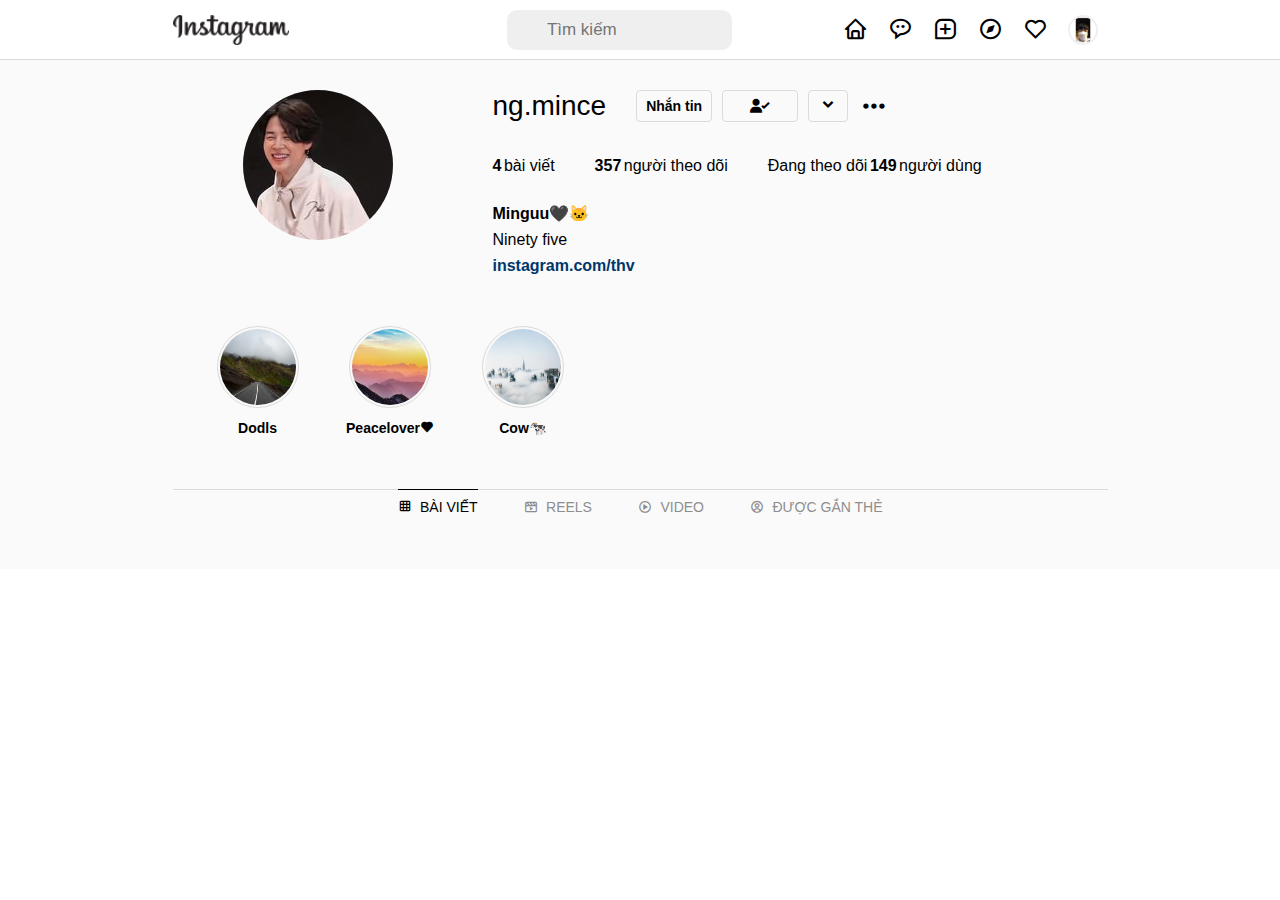
<file: ins/index.html>
<!DOCTYPE html>
<html lang="en">
  <head>
    <meta charset="UTF-8" />
    <meta http-equiv="X-UA-Compatible" content="IE=edge" />
    <meta name="viewport" content="width=device-width, initial-scale=1.0" />
    <link rel="icon" type="image/x-icon" href="/ins/favicon.ico" />
    <link rel="stylesheet" href="style.css" />
    <link rel="preconnect" href="https://fonts.googleapis.com" />
    <link rel="preconnect" href="https://fonts.gstatic.com" crossorigin />
    <link
      href="https://fonts.googleapis.com/css2?family=Dancing+Script&display=swap"
      rel="stylesheet"
    />
    <link
      href="https://unpkg.com/boxicons@2.1.2/css/boxicons.min.css"
      rel="stylesheet"
    />
    <title>Minguu🖤🐱 (@ng.mince)</title>
  </head>
  <body>
    <div class="header">
      <div class="header-contain w-pc">
        <div class="header-tag">
          <img src="instagram.png" class="header-tag-ins" alt="" />
        </div>
        <div class="header-search">
          <div class="search-input">
            <input
              type="text"
              class="header-search-input"
              placeholder="Tìm kiếm"
            />
          </div>
          <div class="search-history hidden">
            <div class="history-header">
              <div class="search-recently">Gần đây</div>
              <button class="search-delete">Xóa tất cả</button>
            </div>
            <div class="history-list">
              <div class="history-member">
                <div class="history-member-ava">
                  <img src="dat.jpg" alt="" />
                </div>
                <div class="history-member-inf">
                  <div class="history-member-nickname">dat.trung.nam</div>
                  <div class="history-member-name">Nguyễn Quốc Đạt</div>
                </div>
                <div class="history-member-close">
                  <i class="bx bx-x member-close-icon"></i>
                </div>
              </div>
            </div>
          </div>
          <!-- <i class='bx bx-search-alt-2 search-icon'></i> -->
          <div class="clear"></div>
        </div>
        <div class="header-icon">
          <i class="bx bx-home"></i>
          <i class="bx bx-message-rounded-dots"></i>
          <i class="bx bx-message-square-add"></i>
          <i class="bx bx-compass"></i>
          <i class="bx bx-heart"></i>
          <span>
            <img src="/ins/dat.jpg" alt="" class="header-ava" />
          </span>
        </div>
      </div>
      <!-- end header -->
    </div>
    <div class="wrap">
      <div class="user">
        <div class="user-inf w-pc">
          <div class="user-inf-ava">
            <img src="ava.jpg" alt="" />
          </div>
          <div class="user-inf-detail">
            <div class="user-name-more">
              <h2 class="user-name test">ng.mince</h2>
              <button class="user-message">Nhắn tin</button>
              <button class="user-follow">
                <i class="bx bxs-user-check"></i>
              </button>
              <button class="user-suggest-follow">
                <i class="bx bxs-chevron-down"></i>
              </button>
              <span class="user-more-activity">
                <i class="bx bx-dots-horizontal-rounded"></i>
              </span>
            </div>
            <div class="user-account">
              <div class="total-status">
                <p class="total-number">4</p>
                <p>bài viết</p>
              </div>
              <div class="total-follower">
                <p class="total-number">357</p>
                <p>người theo dõi</p>
              </div>
              <div class="total-follow">
                <p>Đang theo dõi</p>
                <p class="total-number">149</p>
                <p>người dùng</p>
              </div>
            </div>
            <div class="about-user">
              <div class="user-nickname">Minguu🖤🐱</div>
              <p>Ninety five</p>
              <div class="user-social">
                <a href="instagram.com/thv">instagram.com/thv</a>
              </div>
            </div>
          </div>
        </div>
      </div>
      <div class="user-story">
        <div class="str-contain w-pc">
          <div class="str">
            <div class="user-str-picture">
              <div class="user-str-picture-border"></div>
              <img class="str-pic-thumbnail" src="str1.jpg" alt="" />
            </div>
            <p class="str-title">Dodls</p>
          </div>
          <div class="str">
            <div class="user-str-picture">
              <div class="user-str-picture-border"></div>
              <img class="str-pic-thumbnail" src="str2.jpg" alt="" />
            </div>
            <p class="str-title">Peacelover<i class="bx bxs-heart"></i></p>
          </div>
          <div class="str">
            <div class="user-str-picture">
              <div class="user-str-picture-border"></div>
              <img class="str-pic-thumbnail" src="str3.jpg" alt="" />
            </div>
            <p class="str-title">Cow🐄</p>
          </div>
        </div>
        <div class="clear"></div>
      </div>
      <div class="status">
        <div class="status-contain w-pc">
          <div class="status-tagname">
            <div class="status-content status-tag-name__active">
              <i class="bx bx-grid stt-icon"></i>
              <p class="stt-tag-name">Bài viết</p>
            </div>
            <div class="status-reel">
              <i class="bx bx-movie-play stt-icon"></i>
              <p class="stt-tag-name">Reels</p>
            </div>
            <div class="status-video">
              <i class="bx bx-play-circle stt-icon"></i>
              <p class="stt-tag-name">Video</p>
            </div>
            <div class="status-tag">
              <i class="bx bx-user-circle stt-icon"></i>
              <p class="stt-tag-name">Được gắn thẻ</p>
            </div>
          </div>
        </div>
      </div>
    </div>
  </body>
  <script src="app.js"></script>
</html>
</file>
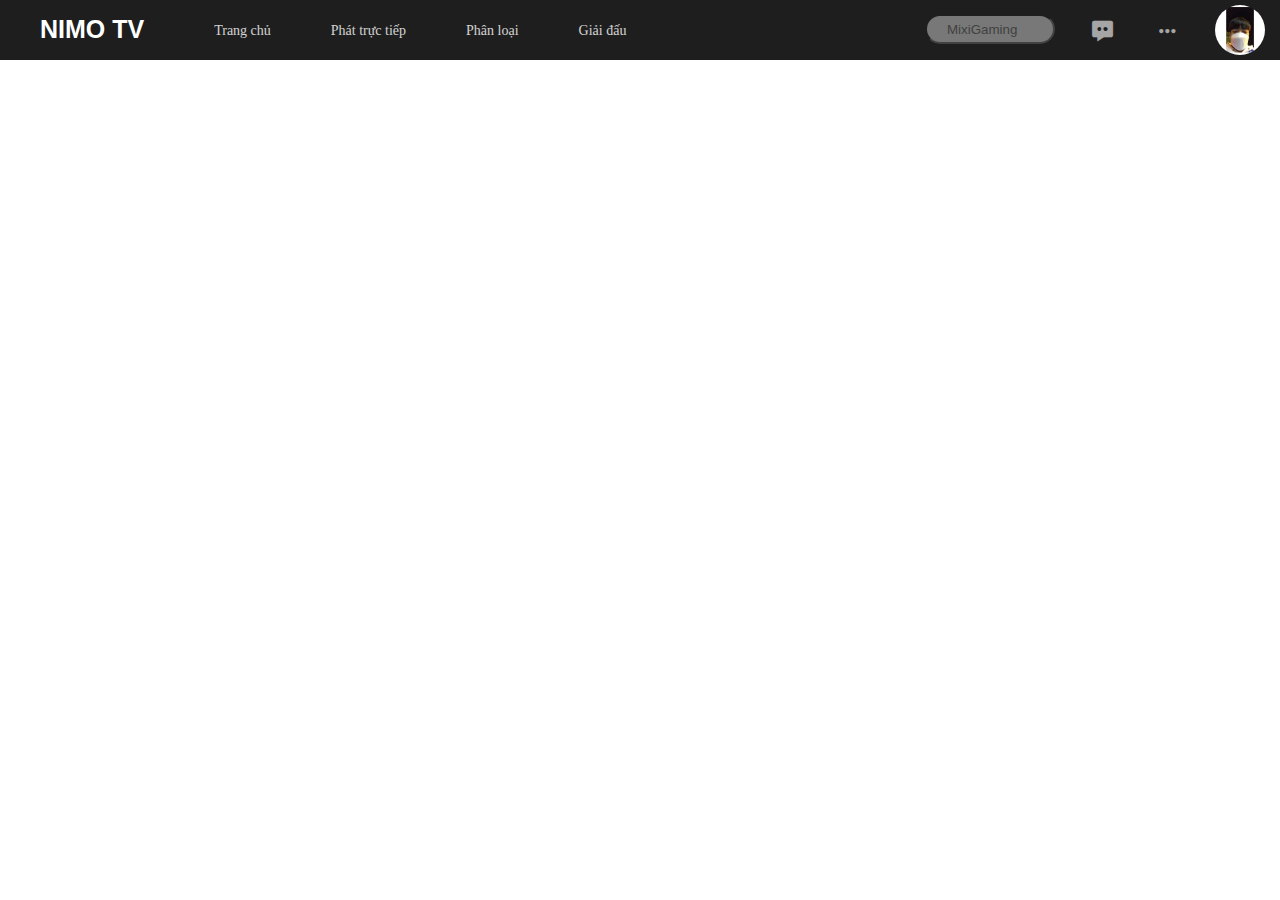
<file: nimo/index.html>
<!DOCTYPE html>
<html lang="en">
<head>
    <meta charset="UTF-8">
    <meta http-equiv="X-UA-Compatible" content="IE=edge">
    <meta name="viewport" content="width=device-width, initial-scale=1.0">
    <title>NimoTv Fake</title>
    <link rel="stylesheet" href="./style.css">
    <link href='https://unpkg.com/boxicons@2.1.2/css/boxicons.min.css' rel='stylesheet'>

</head>
<body>
    <header class="header">
        <div class="header__wrap-left">
            <ul>
                <li class="header__nav">
                    <div class="header__title">
                      <a href="" class="header__title-nimo">
                          <p class="header__title-nimo-sub">Nimo tv</p>
                      </a>
                  </div>
                  </li>
                <li class="header__nav header__nav--active">
                    <a href="" class="header__nav-list">Trang chủ</a>
                </li>
                <li class="header__nav header__nav--active">
                  <a href="" class="header__nav-list">Phát trực tiếp</a>
                </li>
                <li class="header__nav header__nav--active">
                  <a href="" class="header__nav-list">Phân loại</a>
                </li>
                <li class="header__nav header__nav--active">
                  <a href="" class="header__nav-list">Giải đấu</a>
                </li>
            </ul>
        </div>
        <div class="header__wrap-right">
            <ul>
                <li class="header__icon">
                   <input type="text" placeholder="MixiGaming" class="header__search">
                </li>
                <li class="header__icon">
                    <i class='header__icon-mess bx bxs-message-dots'></i>
                </li>
                <li class="header__icon">
                    <i class='header__icon-more bx bx-dots-horizontal-rounded'></i>
                </li>
                <li class="header__icon">
                    <div class="header__icon-user">
                        <img src="./273412797_1585309871853893_1737767747077517239_n.jpg" alt="" class="header__icon-user-img">
                    </div>
                </li>
            </ul>
        </div>
        
    </header>
</body>
</html>
</file>
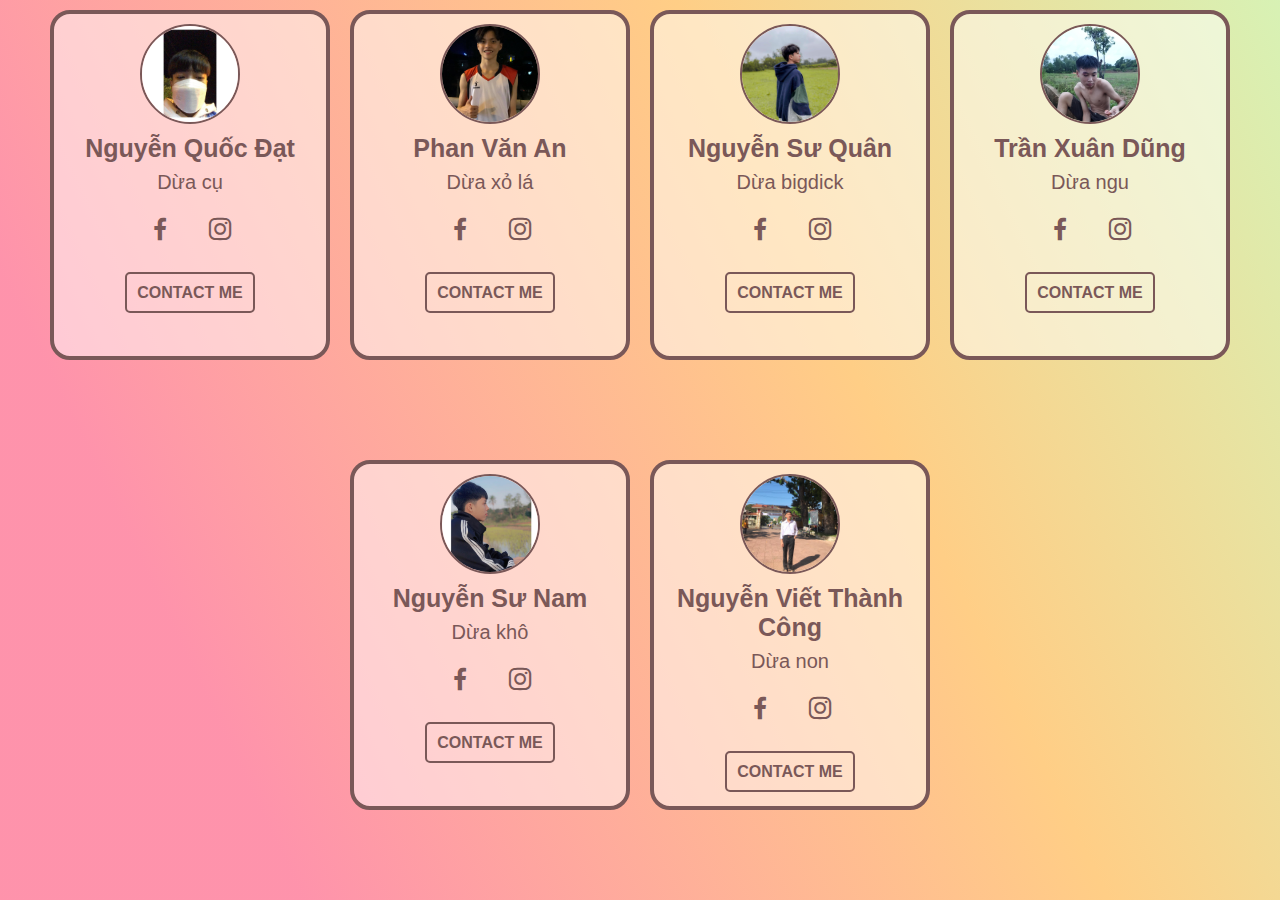
<file: team hang dua/index.html>
<!DOCTYPE html>
<html lang="en">
<head>
    <meta charset="UTF-8">
    <meta http-equiv="X-UA-Compatible" content="IE=edge">
    <meta name="viewport" content="width=device-width, initial-scale=1.0">
    <title>Hang Dua</title>
    <link rel="stylesheet" href="style.css">
    <link href='https://unpkg.com/boxicons@2.1.2/css/boxicons.min.css' rel='stylesheet'>
</head>
<body>
    <div class="member">
        <div class="infor">
            <div class="ava">
                <img src="/team hang dua/dat.jpg" alt="">
            </div>
            <div class="name">
                Nguyễn Quốc Đạt
            </div>
            <div class="nickname">
                Dừa cụ
            </div>
            <div class="contact-infor">
                <div class="contact-social">
                    <a href="https://www.facebook.com/n.q.tad510/"><i class='icon bx bxl-facebook'></i></a>
                
                    <a href="https://www.instagram.com/_dat.trung.nam_/"><i class='icon bx bxl-instagram'></i></a>
                </div>
                
                    <span class="contact-me">
                        Contact Me
                    </span>
                
            </div>
        </div>
    </div>
    <div class="member">
        <div class="infor">
            <div class="ava">
                <img src="/team hang dua/an.jpg" alt="">
            </div>
            <div class="name">
                Phan Văn An
            </div>
            <div class="nickname">
                Dừa xỏ lá
            </div>
            <div class="contact-infor">
                <div class="contact-social">
                    <a href="https://www.facebook.com/an.phanvan.9421"><i class='icon bx bxl-facebook'></i></a>
                
                    <a href="#"><i class='icon bx bxl-instagram'></i></a>
                </div>
                
                    <span class="contact-me">
                        Contact Me
                    </span>
                
            </div>
        </div>
    </div>
    <div class="member">
        <div class="infor">
            <div class="ava">
                <img src="/team hang dua/quan.jpg" alt="">
            </div>
            <div class="name">
                Nguyễn Sư Quân
            </div>
            <div class="nickname">
                Dừa bigdick
            </div>
            <div class="contact-infor">
                <div class="contact-social">
                    <a href="https://www.facebook.com/quanbigdick"><i class='icon bx bxl-facebook'></i></a>
                
                    <a href="#"><i class='icon bx bxl-instagram'></i></a>
                </div>
                
                    <span class="contact-me">
                        Contact Me
                    </span>
                
            </div>
        </div>
    </div>
    <div class="member">
        <div class="infor">
            <div class="ava avadung">
                <img src="/team hang dua/dung.jpg" alt="">
            </div>
            <div class="name">
                Trần Xuân Dũng
            </div>
            <div class="nickname">
                Dừa ngu
            </div>
            <div class="contact-infor">
                <div class="contact-social">
                    <a href="https://www.facebook.com/profile.php?id=100011394980113"><i class='icon bx bxl-facebook'></i></a>
                
                    <a href=""><i class='icon bx bxl-instagram'></i></a>
                </div>
                
                    <span class="contact-me">
                        Contact Me
                    </span>
                
            </div>
        </div>
    </div>
    <div class="member">
        <div class="infor">
            <div class="ava">
                <img src="/team hang dua/nam.jpg" alt="">
            </div>
            <div class="name">
                Nguyễn Sư Nam
            </div>
            <div class="nickname">
                Dừa khô
            </div>
            <div class="contact-infor">
                <div class="contact-social">
                    <a href="https://www.facebook.com/profile.php?id=100015970715361"><i class='icon bx bxl-facebook'></i></a>
                
                    <a href=""><i class='icon bx bxl-instagram'></i></a>
                </div>
                
                    <span class="contact-me">
                        Contact Me
                    </span>
                
            </div>
        </div>
    </div>
    <div class="member">
        <div class="infor">
            <div class="ava">
                <img src="/team hang dua/cong.jpg" alt="">
            </div>
            <div class="name">
                Nguyễn Viết Thành Công
            </div>
            <div class="nickname">
                Dừa non
            </div>
            <div class="contact-infor">
                <div class="contact-social">
                    <a href="https://www.facebook.com/profile.php?id=100054214532261"><i class='icon bx bxl-facebook'></i></a>
                
                    <a href=""><i class='icon bx bxl-instagram'></i></a>
                </div>
                
                    <span class="contact-me">
                        Contact Me
                    </span>
                
            </div>
        </div>
    </div>

</body>
</html>
</file>
<file: ins/style.css>
* {
    padding: 0;
    margin: 0;
    box-sizing: border-box;
}

.w-pc {
    width: 93.5rem;
}

html {
    font-size: 62.5%;
}

.header {
    width: 100%;
    height: 6rem;
    position: fixed;
    display: flex;
    top: 0;
    left: 0;
    right: 0;
    margin: 0 auto;
    border-bottom: 1px solid #dbdbdb;
    align-items: center;
    background: white;
    z-index: 1;
}

.header-contain{
    
    height: 6rem;
    margin: 0 auto;
    display: flex;
}

.header-tag {
    font-family: 'Dancing Script', cursive;
    color: black;
    width: 25%;
    height: 100%;
    font-size: 3rem;
    line-height: 6rem;
    font-weight: bold;
    cursor: pointer;
    text-align: left;
    display: flex;
}

.header-tag-ins{
    width: 50%;
    height: 50%;
    margin: auto 0;
    

}


.header-search {
    width: 40%;
    height:100%;
    display: flex;
    justify-content: center;
    position: relative;
    flex: 1;
    /* background-color: red; */
}


.header-search-input:focus {
    padding: 0 1rem 0 2rem;
}

.header-search input{
    height: 4rem;
    width: 22.5rem;
    margin: 1rem 0;
    font-size: 1.7rem;
    border-radius: 10px;
    padding: 0 1rem 0 4rem;
    outline: none;
    border: none;
    background: #efefef;
    font-family: Arial, Helvetica, sans-serif;
}

.search-history {
    position: absolute;
    width: 37rem;
    height: 37.5rem;
    background: white;
    top: 100%;
    border-radius: 5px;
    box-shadow: rgba(0, 0, 0, 0.5) 0px 2px 8px 0px;
    overflow-y: scroll;
    z-index: 1;
    display: block;
}

.hidden {
    display: none!important;
}

.search-history::after{
    content: "";
    position: absolute;
    top: calc(0% - 1.7rem);
    border:1rem solid;
    border-color: transparent transparent white transparent;
    
}

.search-input{
    height: 100%;
    /* align-items: center; */
}
.history-header{
    height: 5rem;
    width: 100%;
    display: flex;
    justify-content: space-between;
    text-align: center;
    border-radius: 5px;
}

.history-member{
    width: 100%;
    height: 6rem;
    background: white;
    display: flex;
    cursor: pointer;
    
}

.history-member:hover{
    background: #fafafa;
}

.history-member-ava{
    width: 4.4rem;
    height: 4.4rem;
    border-radius: 50%;
    margin: auto 1rem;
    border: 1px solid #b6b1af;
}

.history-member-ava img {
    width: 100%;
    height: 100%;
    border-radius: 50%;
}

.history-member-inf{
    height: 3.6rem;
    margin: auto 0;
    flex: 1;
}

.history-member-nickname{
    font-size: 1.4rem;
    font-weight: bold;
    text-align:left;
    font-family: Arial, Helvetica, sans-serif;
    padding: 0.2rem;
}

.history-member-name{
    font-size:1.4rem;
    font-family: Arial, Helvetica, sans-serif;
    color: #8e8e8e;
    text-align:left;
    
}

.history-member-close{
    margin: auto 1.5rem;
}

.member-close-icon{
    cursor: pointer;
    font-size: 3.2rem;
    color: #8e8e8e;
}

.search-recently{
    font-size: 1.6rem;
    font-weight: 600;
    font-family: Arial, Helvetica, sans-serif;
    margin: auto 2rem ;
}

.search-delete{
    border: none;
    font-size: 1.4rem;
    margin: auto 2rem;
    padding: 0 1rem;
    height: 2.8rem;
    color: #0095f6;
    font-weight: bold;
    background: white;
    cursor: pointer;
}

.header-icon {
    right:  0;
    height: 100%;
    display: flex;
    /* background: red; */

}

.header-icon i {
    font-size: 2.5rem;
    margin: auto 0.6rem;
    /* background: red; */
    padding: 0.4rem;
    background: white;
    cursor: pointer;
}

.header-icon span {
    width: 3rem;
    height: 3rem;
    background: white;
    border-radius: 50%;
    margin: auto 1rem;
    overflow: hidden;
    cursor: pointer;
    border: 2px solid #efefef;
}

.header-ava {
    width: 100%;
    height:100%;
}

.user{
    margin-top: 6rem;
    display: flex;
    /* border-top: 1px solid #dbdbdb; */
    background: #fafafa;
   
}

.user-inf{
    margin: 3rem auto;
    display: flex;
    
}

.user-inf-ava {
    width: 15rem;
    height: 15rem;
    border-radius: 50%;
    margin: 0 10rem 0 7rem;
    /* margin: 0 7rem; */
}

.user-inf-ava img {
    border-radius: 50%;
    width: 100%;
    height: 100%;

}

.user-inf-detail{
    flex:1;
}


.user-name {
    display: inline-block;
    font-size: 2.8rem;
    font-family: -apple-system,BlinkMacSystemFont,"Segoe UI",Roboto,Helvetica,Arial,sans-serif;
    font-weight: 300;

}

.user-name-more{
   display: flex;
   text-align: center;
   height: 3.2rem;
}

.user-message{
    margin: 0 1rem 0 3rem;
    padding: 0.6rem 0.9rem;
    font-size: 1.4rem;
    font-weight: 600;
    border-radius: 4px;
    outline: none;
    border: 1px solid #dbdbdb ;
    background: transparent ;
    cursor: pointer;

}

.user-follow{
    background: transparent;
    border: 1px solid #dbdbdb;
    outline: none;
    border-radius: 4px;
    font-size: 2.4rem;
    padding: 0.3rem 2.5rem;
    margin-right: 1rem;
    cursor: pointer;
}

.user-suggest-follow{
    background: transparent;
    border: 1px solid #dbdbdb;
    outline: none;
    border-radius: 4px;
    font-size: 1.8rem;
    padding: 0.3rem 1rem;
    cursor: pointer;
    font-weight: 400;
}

.user-more-activity{
    background: transparent;
    outline: none;
    border-radius: 4px;
    font-size: 3.2rem;
    font-weight: bold;
    margin-left: 1rem;
    cursor: pointer;

}

.user-suggest-follow:active,
.user-follow:active,
.user-message:active{
    opacity: 0.8;
}

.user-account{
    display: flex;

}

.total-status,.total-follower{
    margin-right: 4rem;
}

.total-number{
    font-weight: 600;
}

.total-status p,
.total-follower p,
.total-follow p{
    margin-top: 3.5rem;
    margin-bottom: 2.5rem;
    display: inline-block;
    font-size: 1.6rem;
    font-family: Arial, Helvetica, sans-serif;
}

.user-nickname{
    font-weight: bold;
}

.user-nickname,
.about-user p,
.user-social
{
    padding: 0.4rem 0;
    font-family: Arial, Helvetica, sans-serif;
    font-size: 1.6rem;
}

.user-social a {
    text-decoration: none;
    font-family: Arial, Helvetica, sans-serif;
    font-size: 1.6rem;
    font-weight: 600;
    color:#00376b;
}

.user-story{
    background: #fafafa;
    /* background: transparent; */
    width: 100%;
    height: 16rem;
    /* display: flex; */
    padding-top: 2rem;
   
}

.str-contain{
    margin: 0 auto;
    display: block;
    /* display: flex;
    flex-wrap: wrap; */
}

.str{
    height: 12rem;
    width: 9rem;
    margin-left: 4rem;
    cursor: pointer;
    display: inline-block;
}

.user-str-picture{
    width: 7.6rem;
    height: 7.6rem;
    border-radius: 50%;
    margin: 0 0.7rem;
    position: relative;
    
}

.user-str-picture-border{
    width: 8.2rem;
    height: 8.2rem;
    background: transparent;
    /* background: red; */
    border-radius: 50%;
    position: absolute;
    top: 0%;
    border: 1px solid #dadada;
    transform: translate(-3px,-3px);
   
}

.str-pic-thumbnail{
    width: 100%;
    height: 100%;
    border-radius: 50%;
}
.clear {
    clear: both;
}

.str-title{
    font-size: 1.4rem;
    font-weight: bold;
    font-family: Arial, Helvetica, sans-serif;
    padding-top: 1.5rem;
    width: 100%;
    text-align: center;
    overflow: hidden;
    text-overflow: ellipsis;
}

.status {
    background: #fafafa;
    padding-top: 2rem;
    height: 100px;
    width: 100%;
    display: flex;
}

.status-contain {
    margin: 0 auto;
    border-top: 1px solid #dbdbdb;
    display: flex;

}

.status-tagname {
    width: 48.5rem;
    /* background:red; */
    height: 2rem;
    margin: 0 auto 0;
    display: flex;
    justify-content: space-between;
}

.status-content,
.status-reel,
.status-video,
.status-tag { 
    padding-top: 1rem;
    line-height: 1.6rem;
    transform: translateY(-0.1rem);
    cursor: pointer;
}

.status-content:active,
.status-reel:active,
.status-video:active,
.status-tag:active {
    opacity: 0.5;
}

.status-content.status-tag-name__active:active,
.status-reel.status-tag-name__active:active,
.status-video.status-tag-name__active:active,
.status-tag.status-tag-name__active:active {
    opacity: 0.5;
}

.status-content.status-tag-name__active p,
.status-reel.status-tag-name__active p,
.status-video.status-tag-name__active p,
.status-tag.status-tag-name__active p{
    transform: translateY(-1px);
    color: black;
}

.status-content.status-tag-name__active i,
.status-reel.status-tag-name__active i,
.status-video.status-tag-name__active i,
.status-tag.status-tag-name__active i{
    transform: translateY(-1px);
    color: black;
}

.stt-tag-name{
    text-transform: uppercase;
    font-family: Arial, Helvetica, sans-serif;
}

.stt-icon{
    margin-right: 0.6rem;
    transform: translateY(1px);
}

.stt-icon,
.stt-tag-name{
    font-size: 1.4rem;
    color: #8e8e8e;
    display: inline-block;
    font-weight: 400;
}

.status-tag-name__active{
    color: black;
    border-top: 1px solid black ;
    transition: 0.3s;
}
</file>
<file: nimo/style.css>
*{
    margin: 0;
    padding: 0;
    box-sizing: border-box;
    /* font-family: Arial, Helvetica, sans-serif; */
}
/* header  */
.header{
    height: 60px;
    background-color: #1e1e1e;
    display: flex;
    justify-content: space-between;
}

.header__wrap-left{
    height: 100%;
    width: 60%;
}
.header__wrap-left ul .header__nav{
    display: inline-block;
    float: left;
}

.header__title-nimo-sub{
    color:white;
    font-size: 25px;
    font-weight: bold;
}

.header__title-nimo{
    text-decoration: none;
}

.header__nav{
    padding: 21px 30px;
    /* background: rgb(99, 10, 10); */
}
.header__nav--active:active a{
    opacity: 1;
   background-color: aquamarine;
    /* border-bottom: 50px solid #ddd; */
}
.header__nav:first-child{
    padding: 15px 40px;
    font-family: Arial, Helvetica, sans-serif;
    text-transform: uppercase;
}
.header__nav-list{
    text-decoration: none;
    font-size: 14px;
    color: white;
    opacity: 0.8;
}
/* right  */
.header__wrap-right{
    display: block;
    text-align: center;
}
.header__icon{
    float:left;
    list-style:none;
    /* text-align:  */
    margin: auto 15px;
}
.header__icon-user{
    width: 50px;
    height: 50px;
}
.header__icon input{
    transform: translateY(14px);
    padding: 0 20px;
    opacity: 0.4;
}
.header__icon-user img{
    object-fit: center;
    width: 100%;
    height: 100%;
    transform: translateY(5px);
    border-radius: 50%;
}
.header__icon i{
    color: white;
    font-size:25px ;
    padding:5px 5px;
    transform: translateY(14px);
    opacity: 0.6;
}
.header__search{
    width: 130px;
    height: 30px;
    border-radius:20px ;
}
/* end header  */
</file>
<file: team hang dua/style.css>
:root{
    --pri-color:rgb(122, 88, 88);
}
*{
    padding: 0;
    margin: 0;
    box-sizing: border-box;
}

html {
    font-size: 62.5%;
    font-family: Arial, Helvetica, sans-serif;
}

body {
    height: 100vh;
    background-image: linear-gradient(
        64.3deg,
        rgba(254, 122, 152, 0.81) 17.7%,
        rgba(255, 206, 134, 1) 64.7%,
        rgba(172, 253, 163, 0.64) 112.1%
      );;
    display: flex;
    justify-content: center;
    text-align: center;
    flex-wrap: wrap;
}

.member{
    margin: 1rem;
    overflow: hidden;
}
.infor {
    width: 280px;
    height: 350px;
    /* padding: 10px; */
    
    background: rgba(255,255,255,0.5);
    border-radius: 20px;
    border: 4px solid var(--pri-color);
    /* display: flex; */
    justify-content: center;
    text-align: center;
    overflow: hidden;
}

.ava{
    transform: translateY(1rem);
    width: 100px;
    height: 100px;
    border-radius: 50%;
    overflow: hidden;
    margin: 0 auto;
    border: 2px solid var(--pri-color);
    transition: 0.5s;

}

.ava  img{
    width: 100%;
    object-position: center;
    object-fit: cover;
    transition: 0.5s;
}
.avadung{
   
}
.ava:hover{
    
    width: 100%;
    height: 100%;
    /* border-radius: 20px; */
     

    /* transform: translate(-10px,-10px); */
    transform: translateY(0);
    border-radius: unset;
    transition: 0.5s;
    transition-delay: 0.3s;
    
}

.ava:hover img{
    border-radius: unset;
    transition: 0.5s;
    width: 100%;
    height: 100%;
    border: unset ;
}

.name{
    margin-top: 2rem ;
    font-size: 2.5rem;
    font-family: Arial, Helvetica, sans-serif;
    font-weight: bold;
    color: var(--pri-color);
}

.nickname{
    margin-top: 0.8rem;
    font-size: 2rem;
    font-weight: 500;
    color: var(--pri-color);

}

.contact-infor{
    text-align: center;
    
}

.contact-social{
    margin: 2rem 0 4rem 0 ;
}

.icon {
    font-size: 3rem ;
    color: var(--pri-color);
    padding: 0 0.4rem;
    margin:0 1rem;
}

.icon:hover{
    opacity: 0.7;
}

.contact-me {
    
    padding: 1rem;
    font-size: 1.6rem;
    text-transform: uppercase;
    font-weight: 600;
    color: var(--pri-color);
    cursor: pointer;
    transition: 0.3s;
    border: 2px solid var(--pri-color);
    border-radius: 5px;
    
}

.contact-me:hover{
    background:var(--pri-color);
    color:white;
}
</file>
